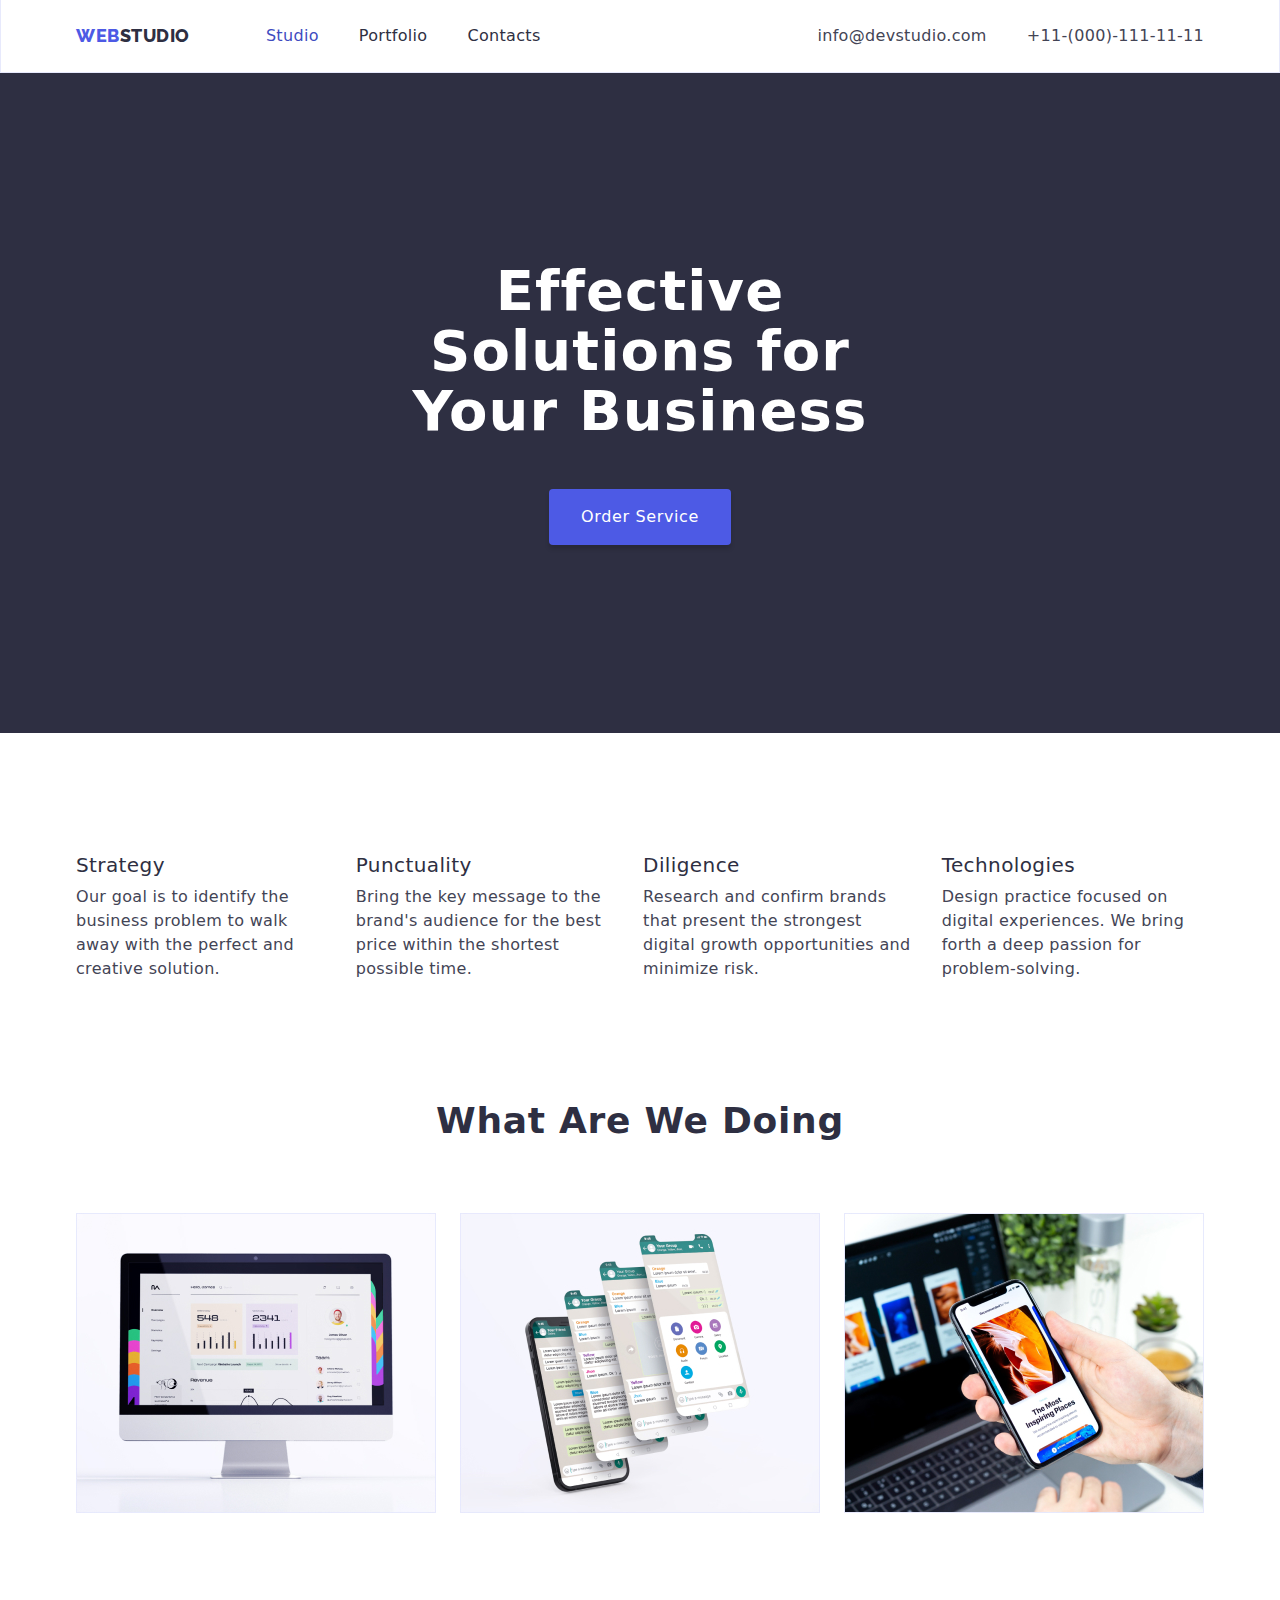
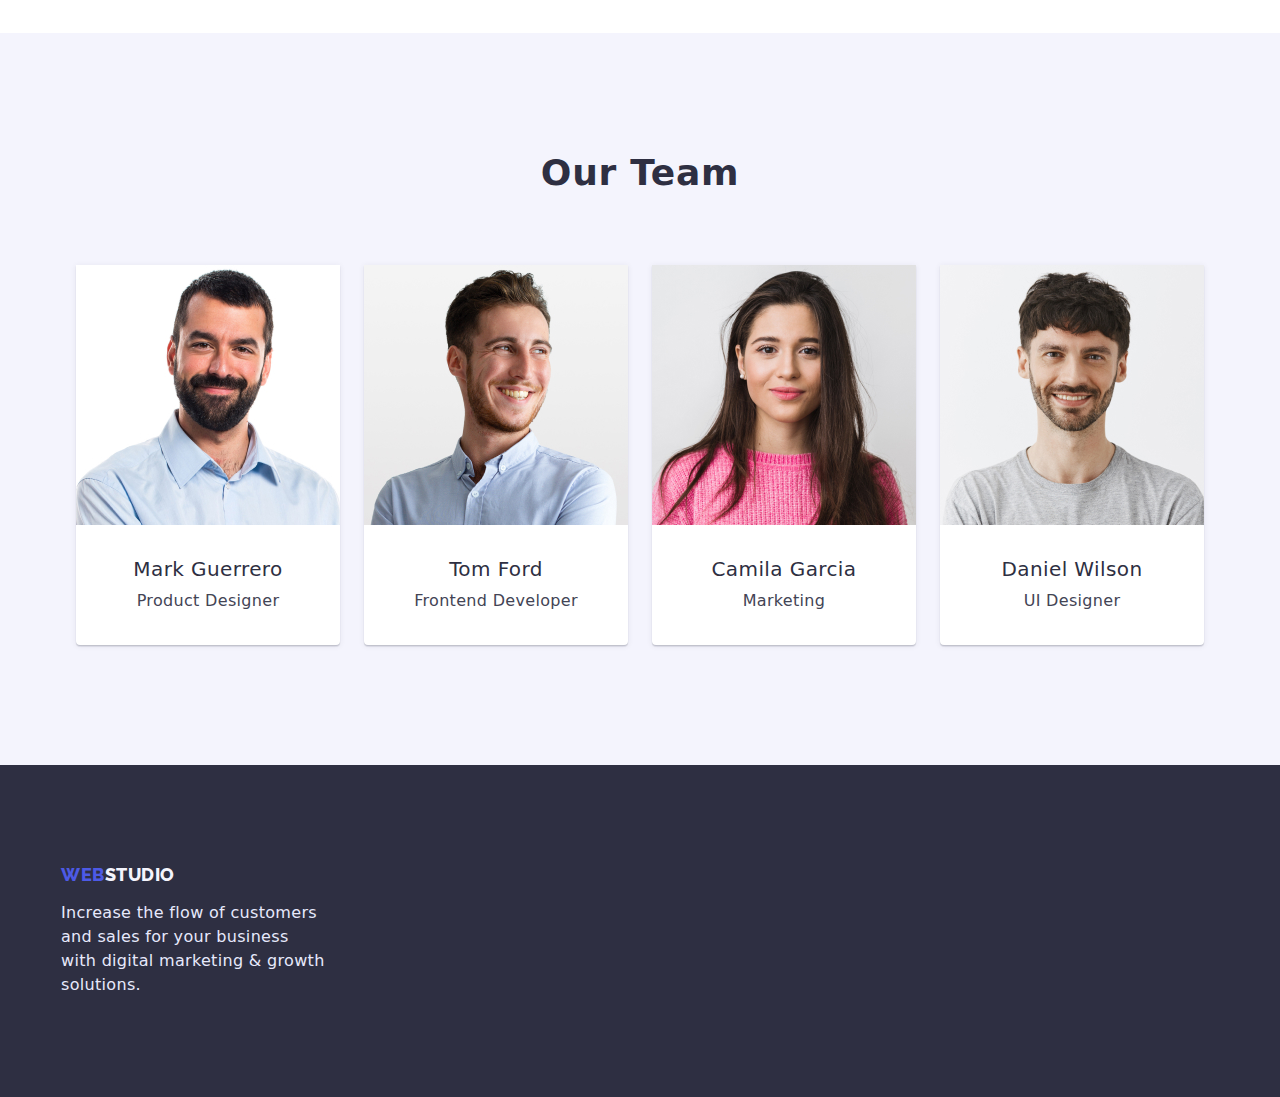
<file: index.html>
<!DOCTYPE html>
<html lang="en">
  <head>
    <meta charset="UTF-8" />
    <meta http-equiv="X-UA-Compatible" content="IE=edge" />
    <meta name="viewport" content="width=device-width, initial-scale=1.0" />

    <link rel="stylesheet" href="./css/styles.css" />
    <link rel="preconnect" href="https://fonts.googleapis.com" />
    <link rel="preconnect" href="https://fonts.gstatic.com" crossorigin />
    <link rel="preconnect" href="https://fonts.googleapis.com" />
    <link rel="preconnect" href="https://fonts.gstatic.com" crossorigin />
    <title>WebStudio</title>
    <link
      href="https://fonts.googleapis.com/css2?family=Raleway:wght@800&family=Roboto:wght@400;500;700;900&display=swap"
      rel="stylesheet"
    />
    <link
      rel="stylesheet"
      href="https://cdn.jsdelivr.net/npm/modern-normalize@1.1.0/modern-normalize.min.css"
    />
  </head>
  <body>
    <!-- =====================navigation====================== -->
    <header class="line">
      <div class="container header-page">
        <nav class="header-page-nav">
          <a class="link logo" href="./index.html"
            ><span class="accent">Web</span>Studio</a
          >
          <ul class="link header-page-menu">
            <li class="menu-item">
              <a class="link page-navigation current" href="">Studio</a>
            </li>
            <li class="menu-item">
              <a class="link page-navigation" href="portfolio.html"
                >Portfolio</a
              >
            </li>
            <li class="menu-item">
              <a class="link page-navigation" href="">Contacts</a>
            </li>
          </ul>
        </nav>
        <address class="connection">
          <ul class="link header-page-connect">
            <li class="mail">
              <a class="link contacts" href="mailto:info@devstudio.com"
                >info@devstudio.com</a
              >
            </li>
            <li>
              <a class="link contacts" href="tel:+110001111111"
                >+11-(000)-111-11-11</a
              >
            </li>
          </ul>
        </address>
      </div>
    </header>
    <main>
      <!-- ==========================hero==================== -->
      <section class="hero">
        <div class="hero-container">
          <h1 class="hero-name">Effective Solutions for Your Business</h1>
          <button class="hero-button" type="button">Order Service</button>
        </div>
      </section>
      <!-- ========================top priorities================== -->
      <section class="priorities-page">
        <div class="container">
          <h2 class="visually-hidden">top priorities</h2>
          <ul class="link priorities">
            <li class="page">
              <h3 class="priorities-name">Strategy</h3>
              <p class="priorities-item">
                Our goal is to identify the business problem to walk away with
                the perfect and creative solution.
              </p>
            </li>
            <li class="page">
              <h3 class="priorities-name">Punctuality</h3>
              <p class="priorities-item">
                Bring the key message to the brand's audience for the best price
                within the shortest possible time.
              </p>
            </li>
            <li class="page">
              <h3 class="priorities-name">Diligence</h3>
              <p class="priorities-item">
                Research and confirm brands that present the strongest digital
                growth opportunities and minimize risk.
              </p>
            </li>
            <li class="page">
              <h3 class="priorities-name">Technologies</h3>
              <p class="priorities-item">
                Design practice focused on digital experiences. We bring forth a
                deep passion for problem-solving.
              </p>
            </li>
          </ul>
        </div>
      </section>
      <!-- ========================what are we doing=================== -->
      <section class="doing">
        <div class="container activities">
          <h2 class="activities-item">What are we doing</h2>
          <ul class="link doing-page">
            <li class="doing-box">
              <img
                class="img"
                src="./images/screen.jpg"
                width="360"
                height="300"
                alt="screen"
              />
            </li>
            <li class="doing-box">
              <img
                class="doing-img"
                src="./images/soft.jpg"
                width="360"
                height="300"
                alt="soft"
              />
            </li>
            <li class="doing-box">
              <img
                class="doing-img"
                src="./images/phone.jpg"
                width="360"
                height="300"
                alt="phone"
              />
            </li>
          </ul>
        </div>
      </section>

      <!-- ============================our team================ -->
      <section class="team">
        <div class="container">
          <h2 class="team-item">Our Team</h2>
          <ul class="link team-section">
            <li class="team-titel">
              <img
                src="./images/mark.jpg"
                width="264"
                height="260"
                alt="Mark Guerrero"
              />
              <div class="team-page">
                <h3 class="name">Mark Guerrero</h3>
                <p class="job-titel">Product Designer</p>
              </div>
            </li>
            <li class="team-titel">
              <img
                src="./images/tom.jpg"
                width="264"
                height="260"
                alt="Tom Ford"
              />
              <div class="team-page">
                <h3 class="name">Tom Ford</h3>
                <p class="job-titel">Frontend Developer</p>
              </div>
            </li>
            <li class="team-titel">
              <img
                src="./images/camila.jpg"
                width="264"
                height="260"
                alt="Camila Garcia"
              />
              <div class="team-page">
                <h3 class="name">Camila Garcia</h3>
                <p class="job-titel">Marketing</p>
              </div>
            </li>
            <li class="team-titel">
              <img
                src="./images/daniel.jpg"
                width="264"
                height="260"
                alt="Daniel Wilson"
              />
              <div class="team-page">
                <h3 class="name">Daniel Wilson</h3>
                <p class="job-titel">UI Designer</p>
              </div>
            </li>
          </ul>
        </div>
      </section>
    </main>
    <!-- =======================footer========================= -->
    <footer>
      <div class="footer-container">
        <a class="link logo-footer" href="./index.html"
          ><span class="accent">Web</span>Studio</a
        >
        <p class="footer-item">
          Increase the flow of customers and sales for your business with
          digital marketing & growth solutions.
        </p>
      </div>
    </footer>
  </body>
</html>
</file>
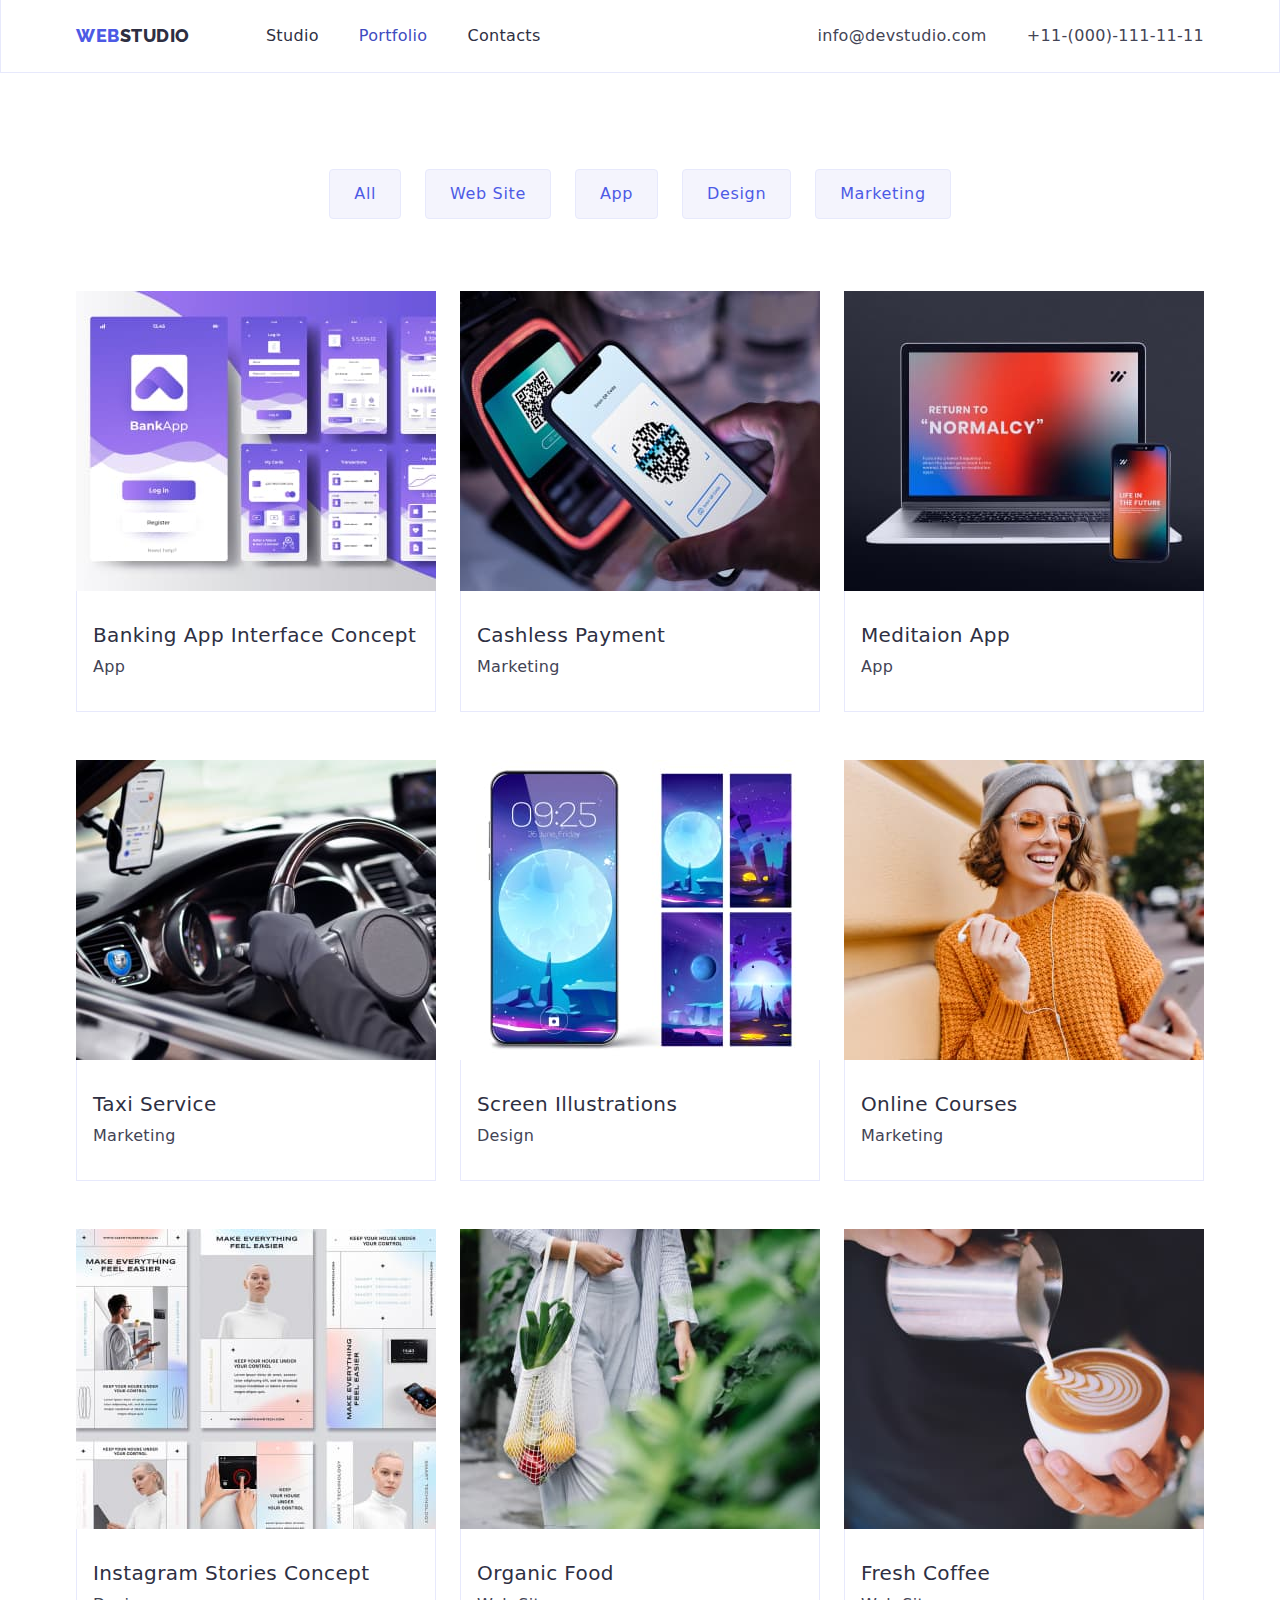
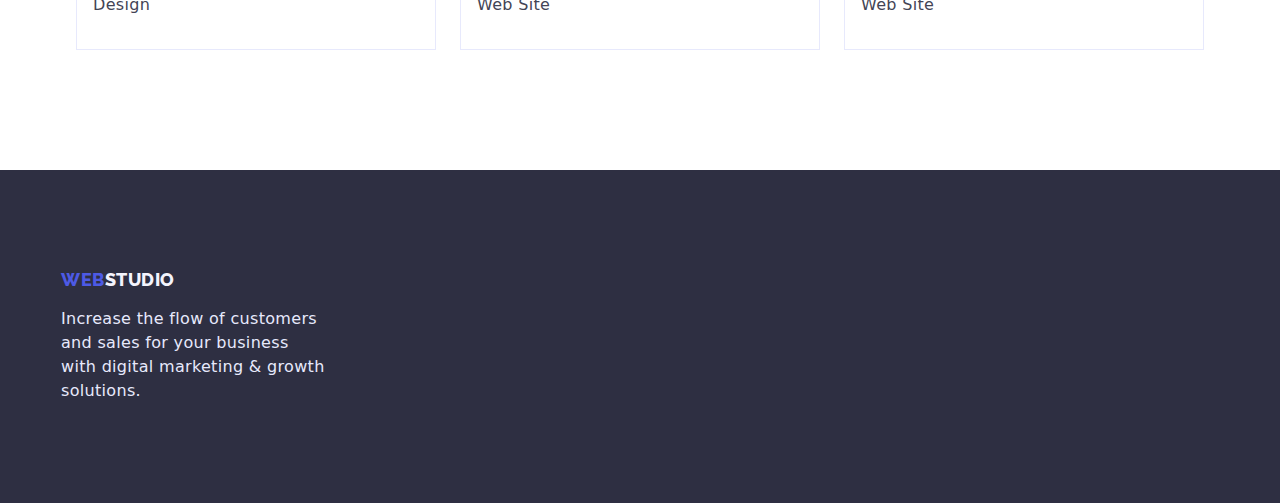
<file: portfolio.html>
<!DOCTYPE html>
<html lang="en">
  <head>
    <meta charset="UTF-8" />
    <meta http-equiv="X-UA-Compatible" content="IE=edge" />
    <meta name="viewport" content="width=device-width, initial-scale=1.0" />

    <link rel="stylesheet" href="./css/styles.css" />
    <link rel="preconnect" href="https://fonts.googleapis.com" />
    <link rel="preconnect" href="https://fonts.gstatic.com" crossorigin />
    <title>WebStudio</title>
    <link
      href="https://fonts.googleapis.com/css2?family=Raleway:wght@800&family=Roboto:wght@400;500;700;900&display=swap"
      rel="stylesheet"
    />
    <link
      rel="stylesheet"
      href="https://cdn.jsdelivr.net/npm/modern-normalize@1.1.0/modern-normalize.min.css"
    />
  </head>
  <body>
    <!-- ===================navigation================== -->
    <header class="line">
      <div class="container header-page">
        <nav class="header-page-nav">
          <a class="link logo" href="./index.html"
            ><span class="accent">Web</span>Studio</a
          >
          <ul class="link header-page-menu">
            <li class="menu-item">
              <a class="link page-navigation" href="index.html">Studio</a>
            </li>
            <li class="menu-item">
              <a class="link page-navigation current" href="portfolio.html"
                >Portfolio</a
              >
            </li>
            <li class="menu-item">
              <a class="link page-navigation" href="">Contacts</a>
            </li>
          </ul>
        </nav>
        <address class="connection">
          <ul class="link header-page-connect">
            <li class="mail">
              <a class="link contacts" href="mailto:info@devstudio.com"
                >info@devstudio.com</a
              >
            </li>
            <li>
              <a class="link contacts" href="tel:+110001111111"
                >+11-(000)-111-11-11</a
              >
            </li>
          </ul>
        </address>
      </div>
    </header>
    <main>
      <!-- =====================our projects=================== -->
      <section class="project">
        <h1 class="visually-hidden">our projects</h1>
        <div class="container">
          <ul class="link btn-menu">
            <li class="btn-menu-item">
              <button type="button" class="project-button">All</button>
            </li>
            <li class="btn-menu-item">
              <button type="button" class="project-button">Web Site</button>
            </li>
            <li class="btn-menu-item">
              <button type="button" class="project-button">App</button>
            </li>
            <li class="btn-menu-item">
              <button type="button" class="project-button">Design</button>
            </li>
            <li class="btn-menu-item">
              <button type="button" class="project-button">Marketing</button>
            </li>
          </ul>

          <ul class="link project-book">
            <li class="project-titel">
              <a href="#" class="link">
                <img
                  class="picture"
                  src="./images/projeсts/banking.jpg"
                  width="360"
                  height="300"
                  alt="app"
                />
                <div class="project-box">
                  <h2 class="project-name">Banking App Interface Concept</h2>
                  <p class="project-item">App</p>
                </div>
              </a>
            </li>
            <li class="project-titel">
              <a href="#" class="link">
                <img
                  class="picture"
                  src="./images/projeсts/cashless.jpg"
                  width="360"
                  height="300"
                  alt="pay with phone"
                />
                <div class="project-box">
                  <h2 class="project-name">Cashless Payment</h2>
                  <p class="project-item">Marketing</p>
                </div>
              </a>
            </li>
            <li class="project-titel">
              <a href="#" class="link">
                <img
                  class="picture"
                  src="./images/projeсts/meditaion.jpg"
                  width="360"
                  height="300"
                  alt="laptop"
                />
                <div class="project-box">
                  <h2 class="project-name">Meditaion App</h2>
                  <p class="project-item">App</p>
                </div>
              </a>
            </li>
            <li class="project-titel">
              <a href="#" class="link">
                <img
                  class="picture"
                  src="./images/projeсts/taxi.jpg"
                  width="360"
                  height="300"
                  alt="handson the steering wheel of a car"
                />
                <div class="project-box">
                  <h2 class="project-name">Taxi Service</h2>
                  <p class="project-item">Marketing</p>
                </div>
              </a>
            </li>
            <li class="project-titel">
              <a href="#" class="link">
                <img
                  class="picture"
                  src="./images/projeсts/screen.jpg"
                  width="360"
                  height="300"
                  alt="Illustrations"
                />
                <div class="project-box">
                  <h2 class="project-name">Screen Illustrations</h2>
                  <p class="project-item">Design</p>
                </div>
              </a>
            </li>
            <li class="project-titel">
              <a href="#" class="link">
                <img
                  class="picture"
                  src="./images/projeсts/online.jpg"
                  alt="smiling girl"
                />
                <div class="project-box">
                  <h2 class="project-name">Online Courses</h2>
                  <p class="project-item">Marketing</p>
                </div>
              </a>
            </li>
            <li class="project-titel">
              <a href="#" class="link">
                <img
                  class="picture"
                  src="./images/projeсts/instagram.jpg"
                  alt="Stories"
                />
                <div class="project-box">
                  <h2 class="project-name">Instagram Stories Concept</h2>
                  <p class="project-item">Design</p>
                </div>
              </a>
            </li>
            <li class="project-titel">
              <a href="#" class="link"
                ><img
                  class="picture"
                  src="./images/projeсts/organic.jpg"
                  alt="food in a bag"
                />
                <div class="project-box">
                  <h2 class="project-name">Organic Food</h2>
                  <p class="project-item">Web Site</p>
                </div>
              </a>
            </li>
            <li class="project-titel">
              <a href="#" class="link">
                <img
                  class="picture"
                  src="./images/projeсts/fresh.jpg"
                  alt="pouring milk into coffee"
                />
                <div class="project-box">
                  <h2 class="project-name">Fresh Coffee</h2>
                  <p class="project-item">Web Site</p>
                </div>
              </a>
            </li>
          </ul>
        </div>
      </section>
    </main>
    <!-- ====================footer=================== -->
    <footer>
      <div class="footer-container">
        <a class="link logo-footer" href="./index.html"
          ><span class="accent">Web</span>Studio</a
        >
        <p class="footer-item">
          Increase the flow of customers and sales for your business with
          digital marketing & growth solutions.
        </p>
      </div>
    </footer>
  </body>
</html>
</file>
<file: css/styles.css>
:root {
  --primary-brand: #4d5ae5;
  --pressed-state: #404bbf;
  --dark: #2e2f42;
  --success: #31d0aa;
  --text: #434455;
  --subtle-text: #8e8f99;
  --accent: #e7e9fc;
  --light: #f4f4fd;
  --modal-overlay: rgba(46, 47, 66, 0.4);
  --hero-background: rgba(46, 47, 66, 0.7);
  --main: #ffffff;
}

/*  =================nulling styles===================== */

h1,
h2,
h3,
p {
  margin-top: 0;
  margin-bottom: 0;
}

ul {
  margin-bottom: 0;
  margin-top: 0;
  padding-left: 0;
}

.link {
  list-style: none;
  text-decoration: none;
}

img {
  display: block;
  width: 100%;
  height: auto;
}

/* ===============================container================= */

.container {
  width: 1158px;
  margin-left: auto;
  margin-right: auto;
  padding-left: 15px;
  padding-right: 15px;
}

/* ===================body===================== */

body {
  font-family: "Roboto", sans-serif;
  background: var(--main);
  color: var(--dark);
}

.page-navigation.current {
  color: var(--pressed-state);
}

/* --------------header------------- */

.header-page {
  display: flex;
  align-items: center;
}

.header-page-nav {
  display: flex;
  align-items: center;
}

.header-page-menu {
  display: flex;
  align-items: center;
}

.header-page-connect {
  display: flex;
  align-items: center;
}

.accent {
  color: var(--primary-brand);
}

.logo {
  margin-right: 76px;
  padding-top: 24px;
  padding-bottom: 24px;
  font-family: "Raleway", sans-serif;
  font-weight: 800;
  font-size: 18px;
  line-height: 1.33;
  letter-spacing: 0.03em;
  text-transform: uppercase;
  color: var(--dark);
}

.menu-item:not(:last-child) {
  margin-right: 40px;
}

.page-navigation {
  font-weight: 500;
  font-size: 16px;
  line-height: 1.5;
  letter-spacing: 0.02em;
  color: var(--dark);
}

.page-navigation:hover,
.page-navigation:focus {
  color: var(--pressed-state);
}

.connection {
  font-style: normal;
  margin-left: auto;
}

.mail {
  margin-right: 40px;
}

.contacts {
  font-weight: 400;
  font-size: 16px;
  line-height: 1.5;
  letter-spacing: 0.02em;
  color: var(--text);
}

.contacts:hover,
.contacts:focus {
  color: var(--pressed-state);
}

/* -----------------hero-------------- */

.hero {
  padding-top: 188px;
  padding-bottom: 188px;
  background-color: var(--dark);
}

.hero-container {
  display: flex;
  flex-direction: column;
  align-items: center;
}

.hero-name {
  font-size: 56px;
  line-height: 1.07;
  text-align: center;
  letter-spacing: 0.02em;
  color: var(--main);
  width: 512px;
}

.hero-button {
  margin-top: 48px;
  background: var(--primary-brand);
  box-shadow: 0px 4px 4px rgba(0, 0, 0, 0.15);
  border-radius: 4px;
  color: var(--main);
  font-weight: 500;
  font-size: 16px;
  line-height: 1.5;
  font-family: inherit;
  letter-spacing: 0.04em;
  padding: 16px 32px;
  cursor: pointer;
  border: none;
}

.hero-button:hover,
.hero-button:focus {
  background-color: var(--pressed-state);
  color: var(--main);
}

/*---------------------top priorities ------------------ */

.priorities {
  display: flex;
}

.page:not(:last-child) {
  margin-right: 24px;
}

.priorities-page {
  padding-top: 120px;
  padding-bottom: 120px;
}

.visually-hidden {
  position: absolute;
  white-space: nowrap;
  width: 1px;
  height: 1px;
  overflow: hidden;
  border: 0;
  padding: 0;
  clip: rect(0 0 0 0);
  clip-path: inset(50%);
  margin: -1px;
}

.priorities-name {
  margin-bottom: 8px;
  font-weight: 500;
  font-size: 20px;
  line-height: 1.2;
  letter-spacing: 0.02em;
  color: var(--dark);
}

.priorities-item {
  font-size: 16px;
  line-height: 1.5;
  letter-spacing: 0.02em;
  color: var(--text);
}

/*------------------------ what are we doing----------------- */

.doing {
  padding-bottom: 120px;
}

.activities-item {
  margin-bottom: 72px;
  font-size: 36px;
  line-height: 1.11;
  text-align: center;
  letter-spacing: 0.02em;
  text-transform: capitalize;
  color: var(--dark);
}

.doing-box:not(:last-child) {
  margin-right: 24px;
}

.doing-page {
  display: flex;
}

/*-------------------------------- our team----------------------- */

.team {
  background-color: var(--light);
  padding-top: 120px;
  padding-bottom: 120px;
}

.team-section {
  display: flex;
}

.team-titel {
  background-color: var(--main);
  box-shadow: 0px 1px 6px rgba(46, 47, 66, 0.08),
    0px 1px 1px rgba(46, 47, 66, 0.16), 0px 2px 1px rgba(46, 47, 66, 0.08);
  border-radius: 0px 0px 4px 4px;
}

.team-titel:not(:last-child) {
  margin-right: 24px;
}

.team-page {
  padding: 32px 16px;
}

.team-item {
  margin-bottom: 72px;
  font-size: 36px;
  line-height: 1.11;
  text-align: center;
  letter-spacing: 0.02em;
  text-transform: capitalize;
  color: var(--dark);
}

.name {
  margin-bottom: 8px;
  font-weight: 500;
  font-size: 20px;
  line-height: 1.2;
  text-align: center;
  letter-spacing: 0.02em;
  color: var(--dark);
}

.job-titel {
  font-size: 16px;
  line-height: 1.5;
  text-align: center;
  letter-spacing: 0.02em;
  color: var(--text);
}

/*-------------------------footer------------------- */

footer {
  background-color: var(--dark);
  padding-top: 100px;
  padding-bottom: 100px;
}

.logo-footer {
  color: var(--light);
  font-family: "Raleway";
  font-weight: 800;
  font-size: 18px;
  line-height: 1.16;
  letter-spacing: 0.03em;
  text-transform: uppercase;
}

.footer-item {
  margin-top: 16px;
  line-height: 1.5;
  letter-spacing: 0.02em;
  color: var(--accent);
  width: 264px;
}

.footer-container {
  width: 1158px;
  margin-left: auto;
  margin-right: auto;
}

/*----------------------------- portfolio-------------------- */

/* ==============header========= */

.line {
  border: 1px solid var(--accent);
  border-top: none;
}

/*---------------------------- our project-------------------- */
.project {
  padding-top: 96px;
  padding-bottom: 120px;
}
.project-button {
  font-family: inherit;
  cursor: pointer;
  background: var(--light);
  border: 1px solid var(--accent);
  border-radius: 4px;
  color: var(--primary-brand);
  padding: 12px 24px;
  font-weight: 500;
  font-size: 16px;
  line-height: 1.5;
  text-align: center;
  letter-spacing: 0.04em;
}

.project-button:hover,
.project-button:focus {
  background-color: var(--pressed-state);
  color: var(--main);
}

.project-name {
  margin-bottom: 8px;
  font-weight: 500;
  font-size: 20px;
  line-height: 1.2;
  letter-spacing: 0.02em;
  color: var(--dark);
}

.project-item {
  margin: 0;
  font-size: 16px;
  line-height: 1.5;
  letter-spacing: 0.02em;
  color: var(--text);
}

.btn-menu {
  margin-bottom: 72px;
  display: flex;
  justify-content: center;
}

.btn-menu-item:not(:last-child) {
  margin-right: 24px;
}

.project-book {
  display: flex;
  flex-wrap: wrap;
  column-gap: 24px;
  row-gap: 48px;
}

.project-titel {
  flex-basis: calc((100% - 48px) / 3);
}

.project-box {
  border: 1px solid var(--accent);
  border-top: none;
  padding: 32px 0 32px 16px;
}
</file>
